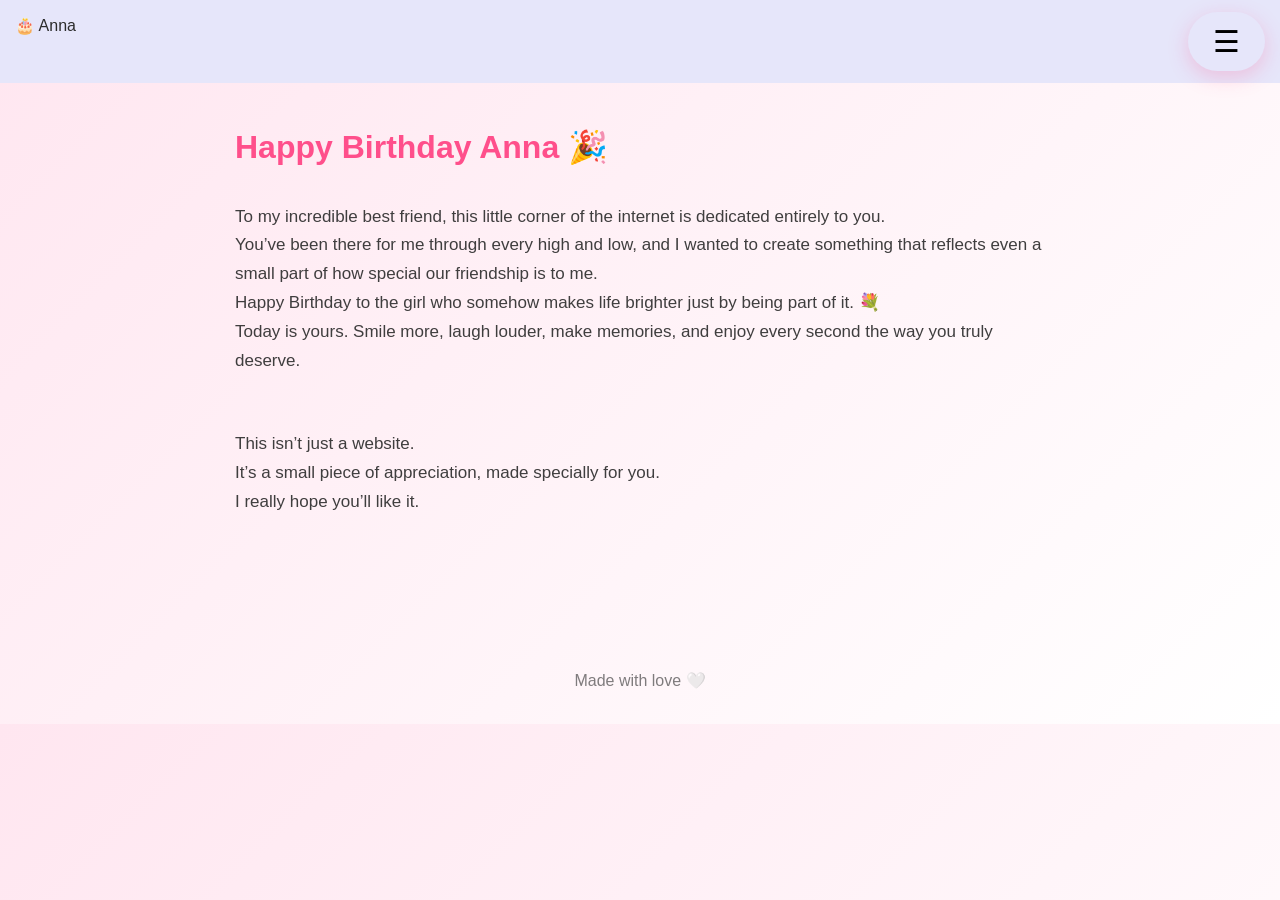
<file: index.html>
<!DOCTYPE html>
<html lang="en">
<head>
<meta charset="UTF-8">
<meta name="viewport" content="width=device-width, initial-scale=1.0">
<title>Happy Birthday Anna 🎂</title>
<link rel="stylesheet" href="css/style.css">
</head>

<body class="page-home">

<header class="topbar">
<div class="logo">🎂 Anna</div>
<button class="menu-btn" id="menuBtn">☰</button>
</header>

<nav class="side-menu" id="sideMenu">
<a href="index.html" class="active">Home</a>
<a href="message.html">Message</a>
<a href="memories.html">Memories</a>
<a href="gallery.html">Gallery</a>
<a href="surprise.html">Something Special</a>
</nav>

<div class="overlay" id="overlay"></div>

<div id="loader"></div>

<main class="container">
<h1 class="type">Happy Birthday Anna 🎉</h1><p>
To my incredible best friend, this little corner of the internet is dedicated entirely to you.
</p><p>
You’ve been there for me through every high and low, and I wanted to create something that reflects even a small part of how special our friendship is to me.
</p><p>
Happy Birthday to the girl who somehow makes life brighter just by being part of it. 💐
</p><p>
Today is yours. Smile more, laugh louder, make memories, and enjoy every second the way you truly deserve.
</p><br><br>

<p>
This isn’t just a website.
</p><p>
It’s a small piece of appreciation, made specially for you.
</p><p>
I really hope you’ll like it.
</p>
</main>

<footer class="footer">Made with love 🤍</footer>

<script src="js/menu.js"></script>
<script src="js/effects.js"></script>
</body>
</html>
</file>
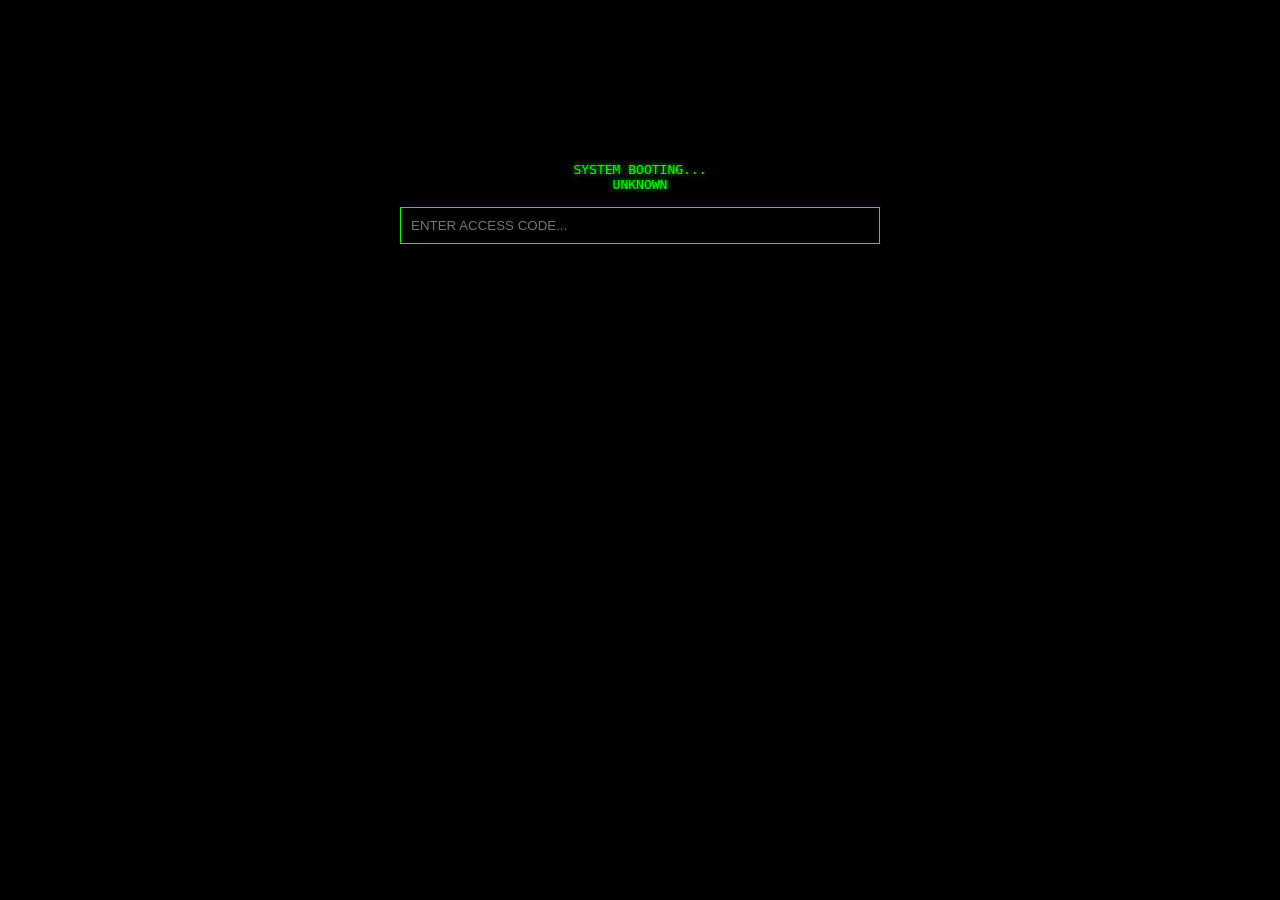
<file: ann.html>
<!DOCTYPE html>
<html>
<head>
<meta charset="UTF-8">
<meta name="viewport" content="width=device-width, initial-scale=1.0">
<title>ANNA_PROTOCOL</title>

<style>
* {
  margin: 0;
  padding: 0;
  box-sizing: border-box;
}

body {
  font-family: monospace;
  background: black;
  color: #00ff00;
  text-shadow: 0 0 5px #00ff00;
}

.container {
  width: 90%;
  max-width: 600px;
  margin: auto;
  text-align: center;
  padding-top: 18vh;
}

/* HIDE SCREENS */
.screen { display: none; }
.active { display: block; }

/* INPUT */
input, button {
  background: black;
  border: 1px solid #00ff00;
  color: #00ff00;
  padding: 10px;
  margin-top: 15px;
  width: 80%;
}

button { cursor: pointer; }

.error {
  border-color: red;
}

/* GLITCH */
.glitch {
  animation: flicker 1.8s infinite;
  margin-bottom: 20px;
}

@keyframes flicker {
  0% { opacity: 1; }
  50% { opacity: 0.3; }
  100% { opacity: 1; }
}

/* FINAL TEXT */
#line {
  min-height: 40px;
  margin-bottom: 25px;
}

#message {
  opacity: 0;
  transition: 2s ease;
}

.fade {
  opacity: 0;
  transition: 1.2s ease;
  margin: 10px 0;
  line-height: 1.5;
}

.strong {
  color: #00ff00;
  text-shadow: 0 0 12px #00ff00;
  font-weight: bold;
}
</style>
</head>

<body>

<div class="container">

  <!-- SCREEN 1 -->
  <div id="screen1" class="screen active">
    <p id="text"></p>
    <input id="code" placeholder="ENTER ACCESS CODE..." />
  </div>

  <!-- SCREEN 2 -->
  <div id="screen2" class="screen">
    <h2>SECURITY NODE</h2>
    <p>Enter identifier</p>

    <input id="answer" placeholder="CODE..." />
    <button onclick="check()">UNLOCK</button>
    <p id="msg"></p>
  </div>

  <!-- SCREEN 3 -->
  <div id="screen3" class="screen">
    <h1 class="glitch">SYSTEM OVERRIDE</h1>
    <p id="line"></p>

    <div id="message">
      <h2>ANNA</h2>

      <p class="fade">You were never just a system entry.</p>
      <p class="fade">You were the exception the system could not classify.</p>
      <p class="fade">You existed in every gap the code couldn’t explain.</p>
      <p class="fade">And somehow… that made everything else irrelevant.</p>
      <p class="fade strong">This system didn’t end. It simply learned your name.</p>
    </div>
  </div>

</div>

<script>
// -------- SCREEN SWITCH --------
function showScreen(n) {
  document.querySelectorAll(".screen").forEach(s => s.classList.remove("active"));
  document.getElementById("screen" + n).classList.add("active");

  if (n === 3) startFinal();
}

// -------- SCREEN 1 --------
const text = document.getElementById("text");
const code = document.getElementById("code");

let msg = "SYSTEM BOOTING...\nUNKNOWN USER DETECTED\nENTER ACCESS CODE";
let i = 0;

function type() {
  if (i < msg.length) {
    text.innerHTML += msg[i] === "\n" ? "<br>" : msg[i];
    i++;
    setTimeout(type, 40);
  }
}
type();

code.addEventListener("keydown", (e) => {
  if (e.key === "Enter") {
    if (code.value.trim().toLowerCase() === "anna") {
      showScreen(2);
    } else {
      code.classList.add("error");
      setTimeout(() => code.classList.remove("error"), 500);
    }
  }
});

// -------- SCREEN 2 --------
function check() {
  const input = document.getElementById("answer");
  const msg = document.getElementById("msg");

  if (input.value.trim().toLowerCase() === "anna") {
    msg.innerText = "ACCESS GRANTED...";
    setTimeout(() => showScreen(3), 800);
  } else {
    msg.innerText = "ACCESS DENIED";
    input.classList.add("error");

    setTimeout(() => {
      input.classList.remove("error");
      msg.innerText = "";
    }, 800);
  }
}

// -------- SCREEN 3 --------
function startFinal() {
  let text = "DECRYPTING FINAL FILE...";
  let i = 0;

  function typeFinal() {
    if (i < text.length) {
      document.getElementById("line").innerHTML += text[i];
      i++;
      setTimeout(typeFinal, 55);
    } else {
      setTimeout(() => {
        document.getElementById("message").style.opacity = "1";
        revealLines();
      }, 900);
    }
  }

  function revealLines() {
    const lines = document.querySelectorAll(".fade");
    let j = 0;

    function showNext() {
      if (j < lines.length) {
        lines[j].style.opacity = "1";
        j++;
        setTimeout(showNext, 900);
      }
    }
    showNext();
  }

  typeFinal();
}
</script>

</body>
</html>
</file>
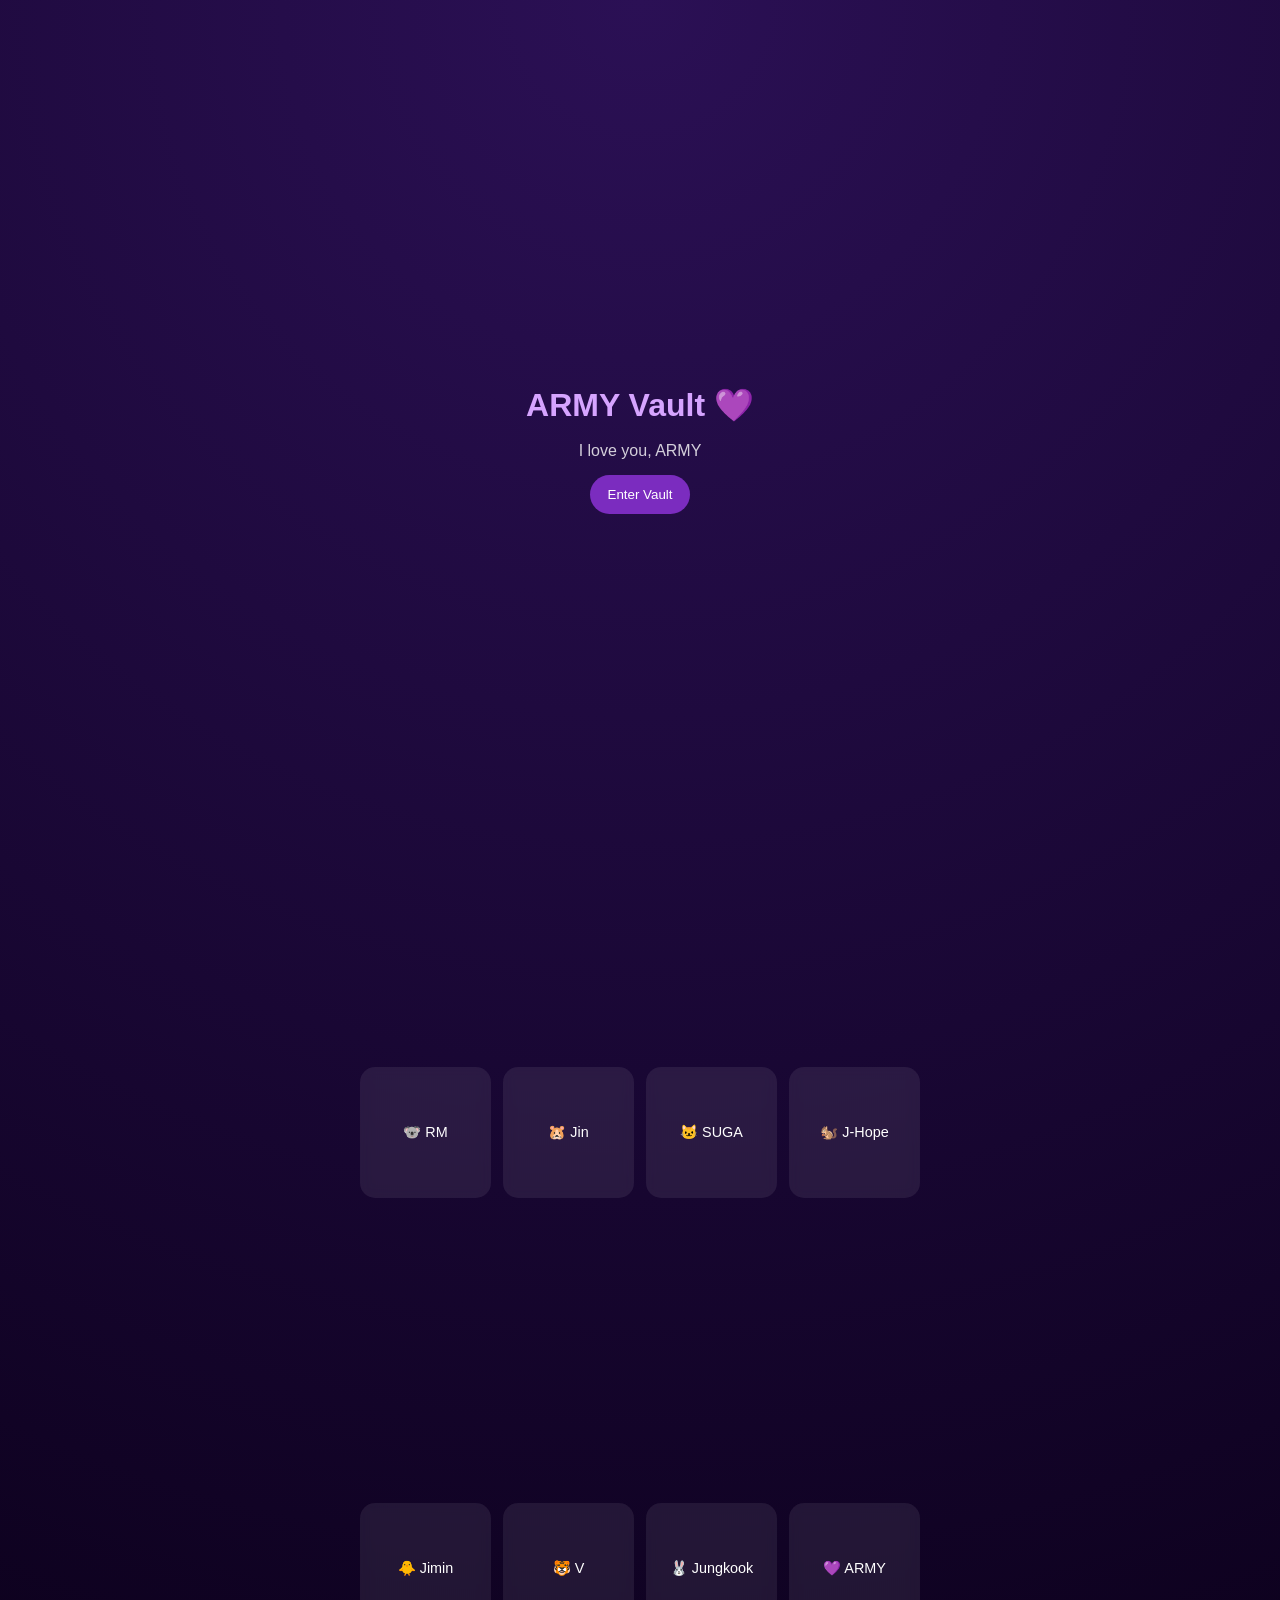
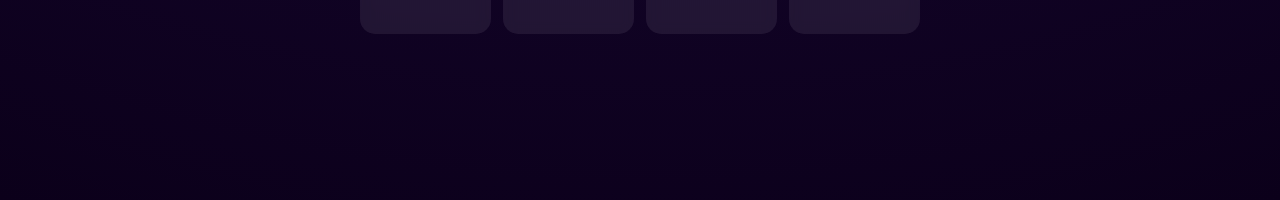
<file: ann3.html>
<!DOCTYPE html>
<html lang="en">
<head>
<meta charset="UTF-8">
<meta name="viewport" content="width=device-width, initial-scale=1.0">
<title>ARMY Memory Vault</title>

<style>
    * {
        margin: 0;
        padding: 0;
        box-sizing: border-box;
        font-family: Arial, sans-serif;
    }

    body {
        margin: 0;
        font-family: Arial, sans-serif;
        background: radial-gradient(circle at top, #2b1055, #0b001a);
        color: white;
        overflow-x: hidden;
    }

    .center {
        height: 100vh;
        display: flex;
        flex-direction: column;
        justify-content: center;
        align-items: center;
        text-align: center;
        padding: 20px;
    }

    h1 {
        color: #d6a4ff;
        font-size: 2rem;
    }

    p {
        opacity: 0.8;
        max-width: 420px;
    }

    button {
        margin-top: 15px;
        padding: 12px 18px;
        border: none;
        border-radius: 25px;
        background: #7b2cbf;
        color: white;
        cursor: pointer;
        transition: 0.3s;
    }

    button:hover {
        background: #9d4edd;
    }

    /* ✅ FIXED GRID SYSTEM */
    .grid {
        display: none;
        width: 100%;
        padding: 20px;
        gap: 12px;
        justify-content: center;
        align-items: center;

        display: grid;
        grid-template-columns: repeat(auto-fit, minmax(120px, 1fr));
        max-width: 600px;
        margin: auto;
    }

    .card {
        width: 100%;
        aspect-ratio: 1 / 1;
        background: rgba(255,255,255,0.08);
        border-radius: 15px;
        display: flex;
        flex-direction: column;
        justify-content: center;
        align-items: center;
        cursor: pointer;
        transition: 0.3s;
        backdrop-filter: blur(6px);
        font-size: 0.9rem;
    }

    .card:hover {
        transform: scale(1.07);
        background: rgba(255,255,255,0.15);
    }

    .screen {
        display: none;
        height: 100vh;
        flex-direction: column;
        justify-content: center;
        align-items: center;
        text-align: center;
        padding: 20px;
    }

    .quote {
        margin-top: 20px;
        max-width: 500px;
        font-size: 1.1rem;
        color: #e0b3ff;
    }

    .tag {
        font-size: 0.9rem;
        opacity: 0.6;
        margin-top: 5px;
    }

    /* 📱 MOBILE FIX */
    @media (max-width: 480px) {
        h1 {
            font-size: 1.5rem;
        }

        .grid {
            grid-template-columns: repeat(2, 1fr);
            gap: 10px;
            padding: 15px;
        }

        .card {
            font-size: 0.8rem;
        }

        p {
            font-size: 0.9rem;
        }
    }

</style>
</head>

<body>

<div class="center" id="home">
    <h1>ARMY Vault 💜</h1>
<br>
    <p>I love you, ARMY
    </p>
    <button onclick="start()">Enter Vault</button>
</div>

<div class="center grid" id="menu">

    <div class="card" onclick="openCard('rm')">🐨 RM</div>
    <div class="card" onclick="openCard('jin')">🐹 Jin</div>
    <div class="card" onclick="openCard('suga')">🐱 SUGA</div>
    <div class="card" onclick="openCard('jhope')">🐿️ J-Hope</div>
    <div class="card" onclick="openCard('jimin')">🐥 Jimin</div>
    <div class="card" onclick="openCard('v')">🐯 V</div>
    <div class="card" onclick="openCard('jk')">🐰 Jungkook</div>
    <div class="card" onclick="openCard('army')">💜 ARMY</div>
</div>

<div class="screen" id="screen">
    <h1 id="title"></h1>
    <div class="quote" id="quote"></div>
    <div class="tag" id="tag"></div>
    <button onclick="back()">Back to Vault</button>
</div>
<script>

const data = {
    rm: {
        title: "RM — Leader Energy",
        quotes: [
            "Even when lost, you are still growing.",
            "You don’t need to be perfect to lead your life.",
            "Silence is also a form of strength."
        ]
    },
    jin: {
        title: "Jin — Comfort Smile",
        quotes: [
            "Eat well, rest well, and survive today.",
            "It’s okay to just exist sometimes.",
            "You are allowed to be soft."
        ]
    },
    suga: {
        title: "SUGA — Quiet Truth",
        quotes: [
            "Pain doesn’t define you, it refines you.",
            "Even silence can be loud inside the heart.",
            "Keep going, even if slowly."
        ]
    },
    jhope: {
        title: "J-Hope — Light Energy",
        quotes: [
            "Hope is not loud, but it is alive.",
            "Your smile is not small, it is powerful.",
            "Even dark days can dance."
        ]
    },
    jimin: {
        title: "Jimin — Warm Heart",
        quotes: [
            "You are enough even when you feel not enough.",
            "Soft hearts survive the hardest storms.",
            "Your feelings are valid."
        ]
    },
    v: {
        title: "V — Deep Soul",
        quotes: [
            "Loneliness is not empty, it is space to breathe.",
            "You are art even when unfinished.",
            "Mystery is also beauty."
        ]
    },
    jk: {
        title: "Jungkook — Growth Energy",
        quotes: [
            "You are still becoming yourself.",
            "Try again. Always try again.",
            "Failure is just training."
        ]
    },
    army: {
        title: "ARMY — Connection",
        quotes: [
            "You are never alone in this universe.",
            "Somewhere, someone feels like you.",
            "ARMY means we exist together."
        ]
    }
};

function start() {
    document.getElementById("home").style.display = "none";
    document.getElementById("menu").style.display = "grid";
}

function openCard(member) {
    let d = data[member];
    let quote = d.quotes[Math.floor(Math.random() * d.quotes.length)];

    document.getElementById("menu").style.display = "none";
    document.getElementById("screen").style.display = "flex";

    document.getElementById("title").innerText = d.title;
    document.getElementById("quote").innerText = quote;
    document.getElementById("tag").innerText = "— BTS × ARMY Vault";
}

function back() {
    document.getElementById("screen").style.display = "none";
    document.getElementById("menu").style.display = "grid";
}

</script>

</body>
</html>
</file>
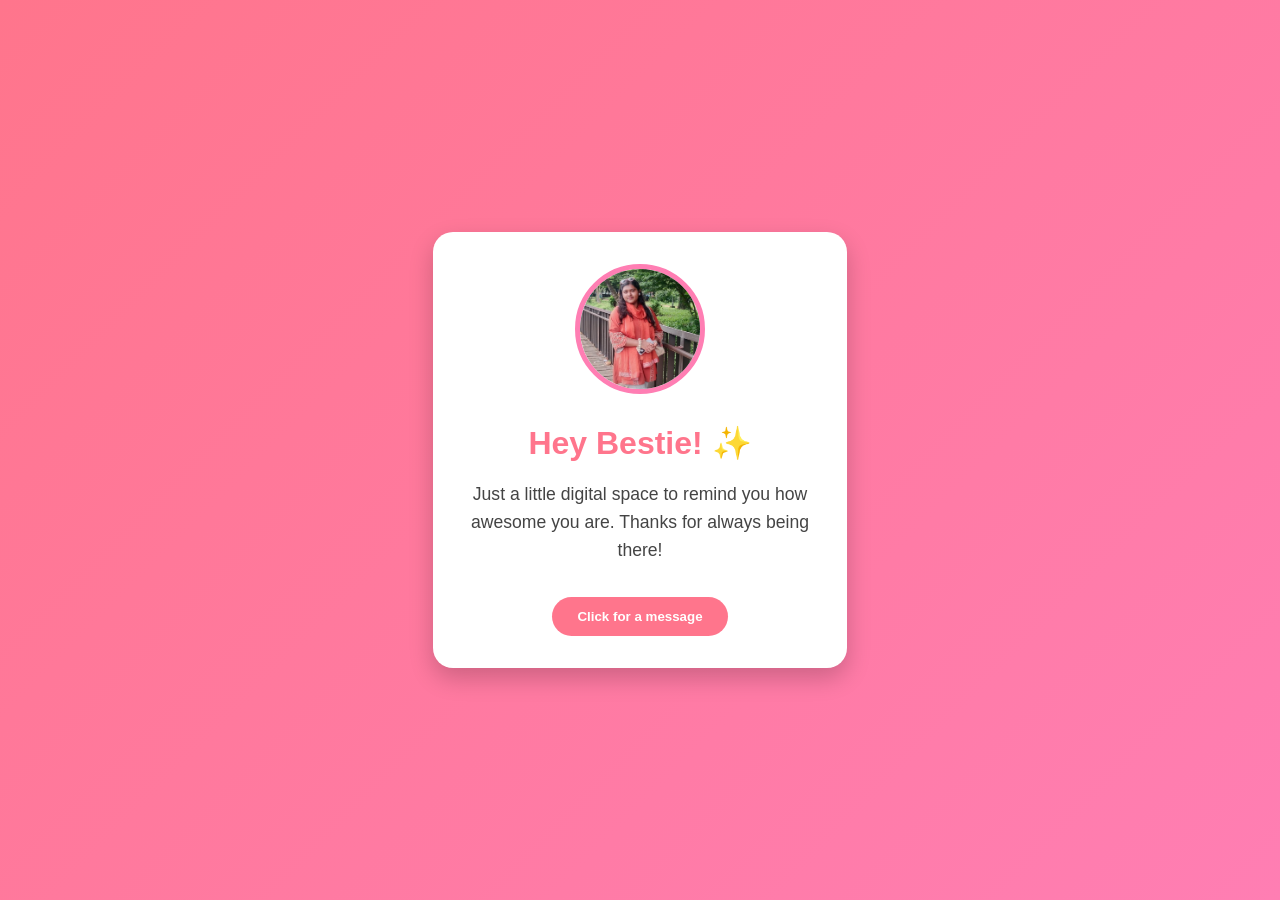
<file: ann4.html>
<!DOCTYPE html>
<html lang="en">
<head>
    <meta charset="UTF-8">
    <meta name="viewport" content="width=device-width, initial-scale=1.0">
    <title>For My Bestie</title>
    <style>
        :root {
            --primary: #ff758c;
            --secondary: #ff7eb3;
            --bg: #f0f2f5;
        }
        body {
            font-family: 'Segoe UI', Tahoma, Geneva, Verdana, sans-serif;
            background: linear-gradient(135deg, var(--primary), var(--secondary));
            display: flex;
            justify-content: center;
            align-items: center;
            min-height: 100vh;
            margin: 0;
            color: #444;
        }
        .card {
            background: white;
            padding: 2rem;
            border-radius: 20px;
            box-shadow: 0 10px 25px rgba(0,0,0,0.2);
            text-align: center;
            max-width: 350px;
            width: 90%;
        }
        .profile-img {
            width: 120px;
            height: 120px;
            border-radius: 50%;
            border: 5px solid var(--secondary);
            object-fit: cover;
            margin-bottom: 1rem;
        }
        h1 { margin: 10px 0; color: var(--primary); }
        p { line-height: 1.6; font-size: 1.1rem; }
        .btn {
            background: var(--primary);;
            color: white;
            border: none;
            padding: 12px 25px;
            border-radius: 25px;
            cursor: pointer;
            font-weight: bold;
            transition: transform 0.2s;
            margin-top: 15px;
        }
        .btn:hover { transform: scale(1.05);	   	background: lavender;
 }
        #message { display: none; margin-top: 20px; font-style: italic; color: #666; }
    </style>
</head>
<body>

    <div class="card">
        <img src="assets/pic/ann4.jpg" alt="Bestie" class="profile-img">
        <h1>Hey Bestie! ✨</h1>
        <p>Just a little digital space to remind you how awesome you are. Thanks for always being there!</p>
        
        <button class="btn" onclick="revealSecret()">Click for a message</button>
        <div id="message">"You're the person I can always count on. Let's make more memories! 💜"</div>
    </div>
    <script>
        function revealSecret() {
            const msg = document.getElementById('message');
            msg.style.display = 'block';
            alert("🎉 You are officially the best friend ever!");
        }
    </script>
</body>
</html>
</file>
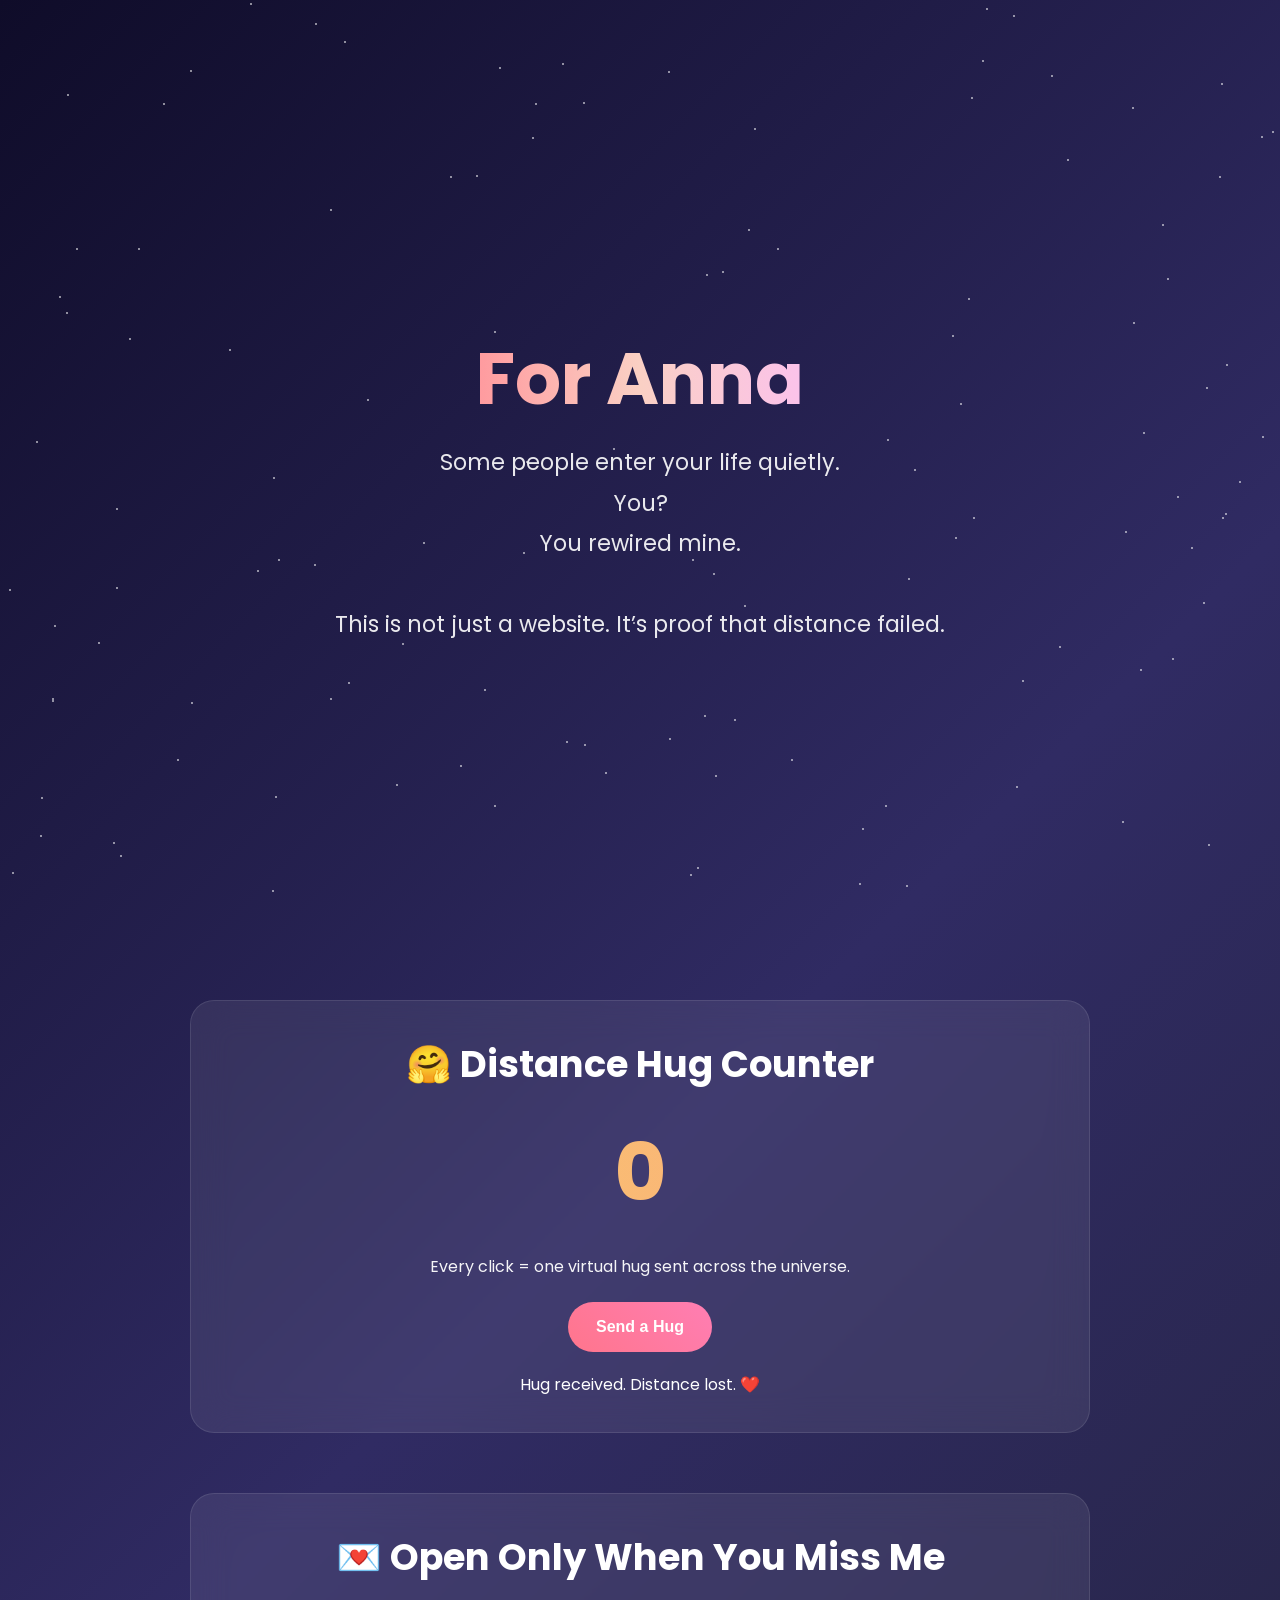
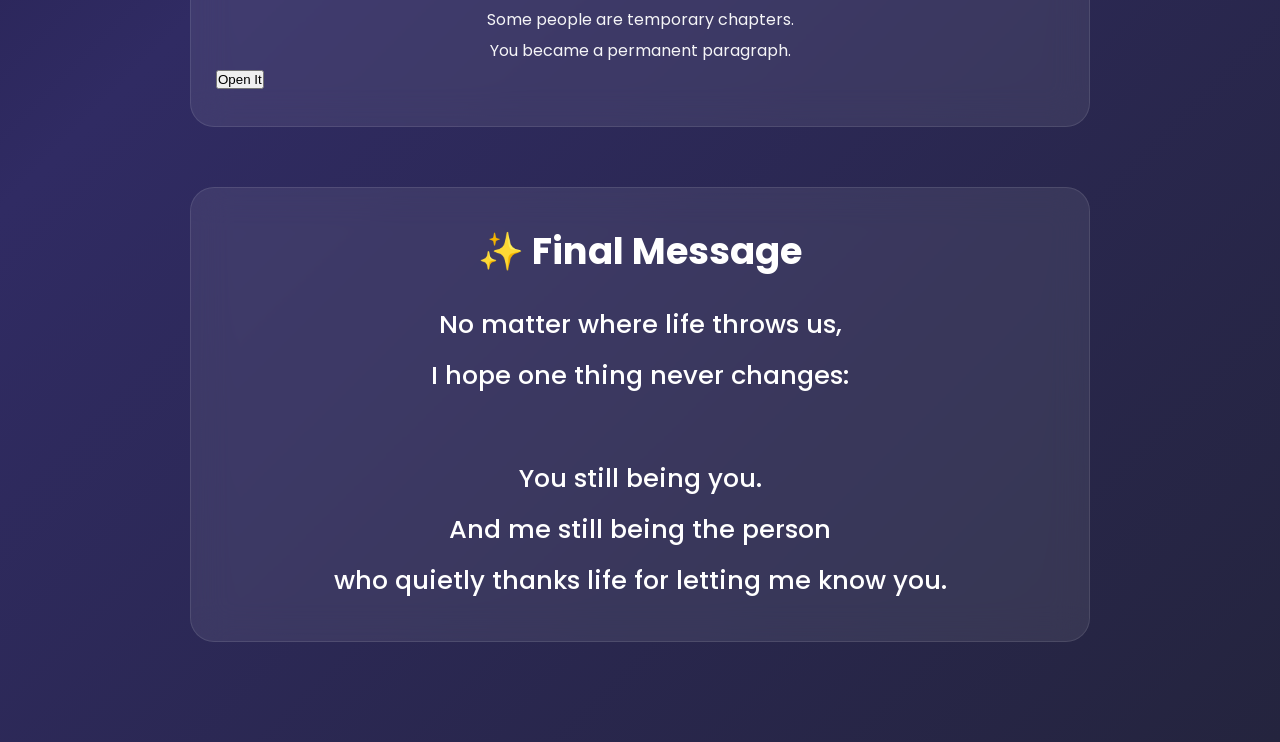
<file: ann6.html>
<!DOCTYPE html>
<html lang="en">
<head>
<meta charset="UTF-8">
<meta name="viewport" content="width=device-width, initial-scale=1.0">
<title>For Anna ✨</title>

<link href="https://fonts.googleapis.com/css2?family=Poppins:wght@300;400;500;600;700&display=swap" rel="stylesheet">

<style>
*{
    margin:0;
    padding:0;
    box-sizing:border-box;
}

body{
    font-family:'Poppins',sans-serif;
    background:linear-gradient(135deg,#0f0c29,#302b63,#24243e);
    color:white;
    overflow-x:hidden;
    min-height:100vh;
}

.stars{
    position:fixed;
    width:100%;
    height:100%;
    top:0;
    left:0;
    z-index:-1;
    pointer-events:none;
}

.star{
    position:absolute;
    width:2px;
    height:2px;
    background:white;
    border-radius:50%;
    opacity:0.7;
    animation:twinkle 2s infinite ease-in-out;
}

@keyframes twinkle{
    0%,100%{
        opacity:0.2;
        transform:scale(1);
    }
    50%{
        opacity:1;
        transform:scale(1.8);
    }
}

.container{
    width:90%;
    max-width:900px;
    margin:auto;
    padding:40px 0;
}

.hero{
    min-height:100vh;
    display:flex;
    flex-direction:column;
    justify-content:center;
    align-items:center;
    text-align:center;
    padding:20px;
}

.hero h1{
    font-size:clamp(2rem,6vw,4.5rem);
    line-height:1.2;
    margin-bottom:20px;
    background:linear-gradient(to right,#ff9a9e,#fad0c4,#fbc2eb);
    -webkit-background-clip:text;
    -webkit-text-fill-color:transparent;
}

.hero p{
    font-size:clamp(1rem,2.5vw,1.4rem);
    max-width:700px;
    opacity:0.9;
    line-height:1.8;
}

.section{
    margin:60px 0;
    padding:35px 25px;
    background:rgba(255,255,255,0.08);
    border:1px solid rgba(255,255,255,0.1);
    border-radius:24px;
    backdrop-filter:blur(18px);
}

.section h2{
    font-size:clamp(1.5rem,4vw,2.3rem);
    margin-bottom:20px;
    text-align:center;
}

.section p{
    font-size:1rem;
    line-height:1.9;
    text-align:center;
    opacity:0.95;
}

.hug-count{
    font-size:clamp(3rem,8vw,5rem);
    font-weight:700;
    text-align:center;
    margin:20px 0;
    background:linear-gradient(to right,#f6d365,#fda085);
    -webkit-background-clip:text;
    -webkit-text-fill-color:transparent;
}

.btn{
    display:block;
    margin:20px auto 0;
    padding:16px 28px;
    border:none;
    border-radius:50px;
    background:linear-gradient(45deg,#ff758c,#ff7eb3);
    color:white;
    font-size:1rem;
    font-weight:600;
    cursor:pointer;
    transition:0.3s;
}

.btn:hover{
    transform:translateY(-3px);}

.message{
    margin-top:20px;
    text-align:center;
    font-size:1rem;
}

.question{
    font-size:1.1rem;
    text-align:center;
    margin-bottom:20px;
}

.options{
    display:flex;
    flex-wrap:wrap;
    gap:12px;
    justify-content:center;
}

.option{
    padding:14px 20px;
    background:rgba(255,255,255,0.12);
    border-radius:40px;
    cursor:pointer;
    transition:0.3s;
    text-align:center;
}

.option:hover{
    background:rgba(255,255,255,0.2);
    transform:scale(1.03);
}

.final-message{
    font-size:clamp(1.2rem,3vw,1.6rem);
    text-align:center;
    line-height:2;
    font-weight:500;
}

.secret{
    margin-top:20px;
    display:none;
    text-align:center;
    font-size:1rem;
    line-height:1.8;
}

@media(max-width:768px){
    .section{
        padding:28px 18px;
    }

    .btn{
        width:100%;
        max-width:300px;
    }

    .option{
        width:100%;
    }
   .btn1{
    display:block;
    margin:20px auto 0;
    padding:16px 28px;
    border:none;
    border-radius:50px;
    background:linear-gradient(45deg,#ff758c,#ff7eb3);
    color:white;
    font-size:1rem;
    font-weight:600;
    cursor:pointer;
    transition:0.3s;
}

.btn1:hover{
    transform:translateY(-3px);
	background: lavender;}
}
</style>
</head>
<body>

<div class="stars" id="stars"></div>

<div class="container">

    <section class="hero">
        <h1>For Anna</h1>
        <p>
            Some people enter your life quietly.<br>
            You?<br>
            You rewired mine.
            <br><br>
            This is not just a website.
            It’s proof that distance failed.
        </p>
    </section>

    <section class="section">
        <h2>🤗 Distance Hug Counter</h2>
        <div class="hug-count" id="hugCount">0</div>
        <p>Every click = one virtual hug sent across the universe.</p>
        <button class="btn" onclick="sendHug()">Send a Hug</button>
        <div class="message" id="hugMessage"></div>
    </section>

    <section class="section">
        <h2>💌 Open Only When You Miss Me</h2>
        <p>
            Some people are temporary chapters.<br>
            You became a permanent paragraph.
        </p>
        <button class="btn1" onclick="revealSecret()">Open It</button>

        <div class="secret" id="secretMessage">
            You were never just a friend.<br><br>

            You became a place my mind returns to  
            when life gets loud.<br><br>

            The truth?<br>
            I don't always say it.<br>
            But your existence matters to me more than I show.<br><br>

            And if distance is a test—<br>
            we're passing it beautifully.
        </div>
    </section>

    <section class="section">
        <h2>✨ Final Message</h2>
        <div class="final-message">
            No matter where life throws us,<br>
            I hope one thing never changes:<br><br>

            You still being you.<br>
            And me still being the person<br>
            who quietly thanks life for letting me know you.
        </div>
    </section>

</div>
<script>
function createStars(){
    const stars = document.getElementById("stars");

    for(let i=0;i<120;i++){
        let star = document.createElement("div");
        star.classList.add("star");

        star.style.left = Math.random()*100 + "%";
        star.style.top = Math.random()*100 + "%";
        star.style.animationDelay = Math.random()*3 + "s";

        stars.appendChild(star);
    }
}
createStars();

let hugs = localStorage.getItem("anna_hugs")
    ? parseInt(localStorage.getItem("anna_hugs"))
    : 0;

const hugCount = document.getElementById("hugCount");
const hugMessage = document.getElementById("hugMessage");

function updateHugs(){
    hugCount.textContent = hugs;

    const messages = [
        "Hug received. Distance lost. ❤️",
        "That one felt real. 🤍",
        "One more reason to smile today.",
        "Bestie energy detected ✨",
        "You're dangerously important to me."
    ];

    hugMessage.textContent = messages[hugs % messages.length];
    localStorage.setItem("anna_hugs", hugs);
}

function sendHug(){
    hugs++;
    updateHugs();
}
updateHugs();

const questions = [
{
q:"When life gets too loud, what do I usually do?",
options:["Disappear quietly","Talk too much","Pretend I'm fine"],
answer: "Disappear quietly"
},
{
q:"What matters more to me?",
options:["Being understood","Being impressive","Being right"],
answer:0
},
{
q:"What makes someone permanent?",
options:["Consistency","Pretty words","Random luck"],
answer:0
}
];

let current = 0;
let score = 0;

const quizArea = document.getElementById("quizArea");

function showQuestion(){
    if(current >= questions.length){
        quizArea.innerHTML = `
            <p style="text-align:center; font-size:1.2rem;">
                Score: ${score}/3 <br><br>
                Honestly... you know me too well.
            </p>
        `;
        return;
    }

    let q = questions[current];

    quizArea.innerHTML = `
        <div class="question">${q.q}</div>
        <div class="options">
            ${q.options.map((opt,i)=>
                `<div class="option" onclick="answer(${i})">${opt}</div>`
            ).join("")}
        </div>
    `;
}

function answer(selected){
    if(selected === questions[current].answer){
        score++;
    }

    current++;
    showQuestion();
}

showQuestion();

function revealSecret(){
    document.getElementById("secretMessage").style.display = "block";
}
</script>

</body>
</html>
</file>
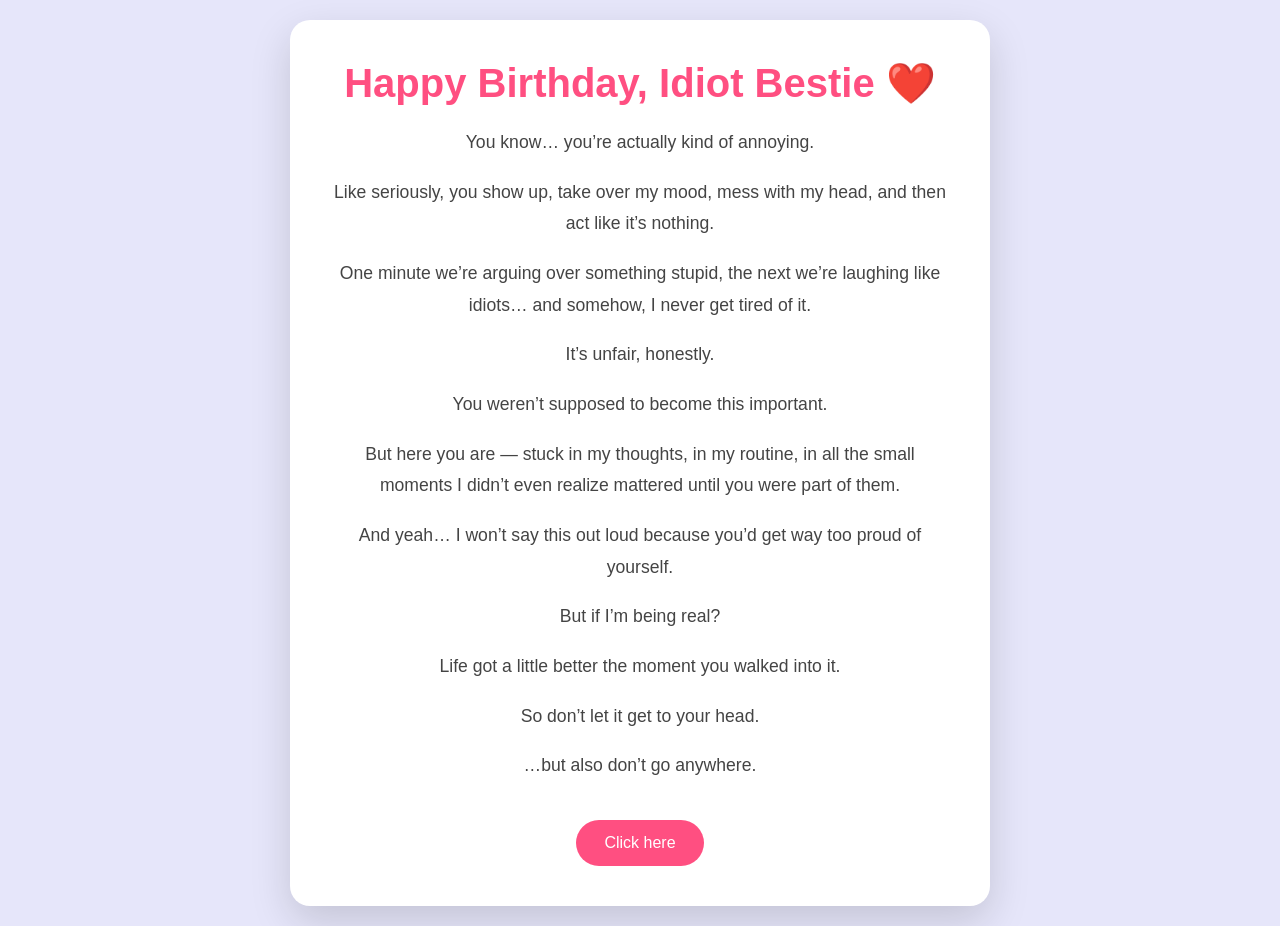
<file: btd2.html>
<!DOCTYPE html>
<html lang="en">
<head>
<meta charset="UTF-8">
<meta name="viewport" content="width=device-width, initial-scale=1.0">
<title>Happy Birthday, Bestie ❤️</title>
<style>
    * {
        margin: 0;
        padding: 0;
        box-sizing: border-box;
        font-family: 'Arial', sans-serif;
    }

    body {
        background: lavender;
        min-height: 100vh;
        display: flex;
        justify-content: center;
        align-items: center;
        padding: 20px;
    }

    .card {
        background: white;
        max-width: 700px;
        padding: 40px;
        border-radius: 20px;
        box-shadow: 0 15px 40px rgba(0,0,0,0.15);
        text-align: center;
    }

    h1 {
        color: #ff4f81;
        font-size: 2.5rem;
        margin-bottom: 20px;
    }

    p {
        font-size: 1.1rem;
        color: #444;
        line-height: 1.8;
        margin-bottom: 18px;
    }

    .heart {
        font-size: 2rem;
        color: red;
        animation: beat 1s infinite;
    }

    @keyframes beat {
        0% { transform: scale(1); }
        50% { transform: scale(1.2); }
        100% { transform: scale(1); }
    }

    button {
        margin-top: 20px;
        background: #ff4f81;
        color: white;
        border: none;
        padding: 14px 28px;
        border-radius: 30px;
        font-size: 1rem;
        cursor: pointer;
        transition: 0.3s;
    }

    button:hover {
        background: lavender;
    }

    #secretMessage {
        display: none;
        margin-top: 25px;
        font-weight: bold;
        color: #d6336c;
        font-size: 1.2rem;
    }
</style>
</head>
<body>

<div class="card">
    <h1>Happy Birthday, Idiot Bestie ❤️</h1>
<p>You know… you’re actually kind of annoying.</p>

<p>Like seriously, you show up, take over my mood, mess with my head, and then act like it’s nothing.</p>

<p>One minute we’re arguing over something stupid, the next we’re laughing like idiots… and somehow, I never get tired of it.</p>

<p>It’s unfair, honestly.</p>

<p>You weren’t supposed to become this important.</p>

<p>But here you are — stuck in my thoughts, in my routine, in all the small moments I didn’t even realize mattered until you were part of them.</p>

<p>And yeah… I won’t say this out loud because you’d get way too proud of yourself.</p>

<p>But if I’m being real?</p>

<p>Life got a little better the moment you walked into it.</p>

<p>So don’t let it get to your head.</p>

<p>…but also don’t go anywhere.</p>
    <button onclick="showMessage()">Click here</button>

    <div id="secretMessage">
        No matter what happens, our bond will always stay special.  
        Happy Birthday to my favorite human ❤️
    </div>
</div>

<script>
function showMessage() {
    document.getElementById("secretMessage").style.display = "block";
}
</script>
</body>
</html>
</file>
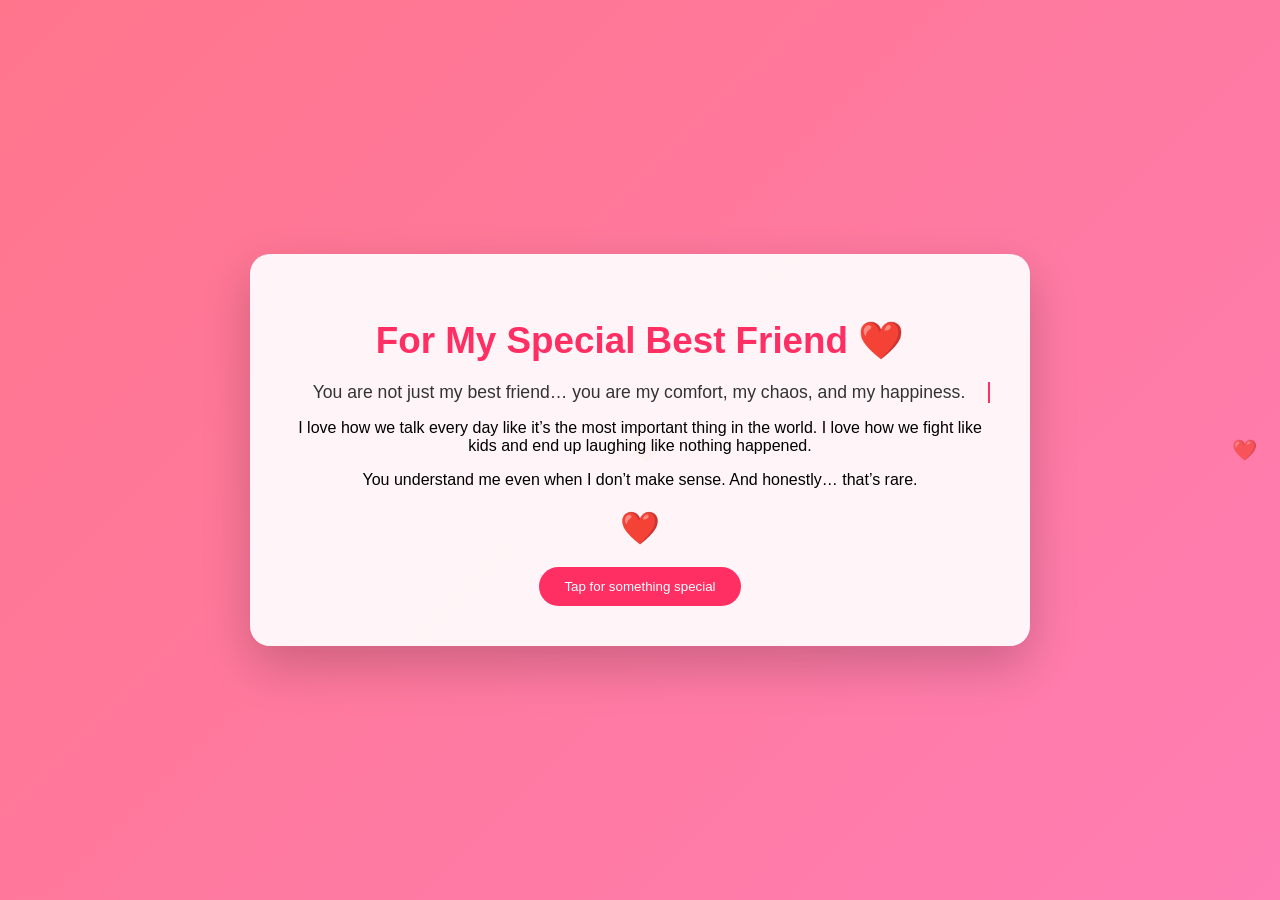
<file: btd4.html>
<!DOCTYPE html>
<html lang="en">
<head>
<meta charset="UTF-8">
<title>For My Special Best Friend ❤️</title>
<style>
    body {
        margin: 0;
        font-family: 'Arial', sans-serif;
        background: linear-gradient(135deg, #ff758c, #ff7eb3);
        overflow: hidden;
        height: 100vh;
        display: flex;
        justify-content: center;
        align-items: center;
    }

    .card {
        background: rgba(255,255,255,0.92);
        padding: 40px;
        border-radius: 20px;
        max-width: 700px;
        text-align: center;
        box-shadow: 0 20px 50px rgba(0,0,0,0.2);
        position: relative;
        z-index: 2;
    }

    h1 {
        color: #ff2e63;
        margin-bottom: 20px;
        font-size: 2.3rem;
    }

    .typewriter {
        overflow: hidden;
        border-right: .15em solid #ff2e63;
        white-space: nowrap;
        animation: typing 6s steps(60, end), blink .8s infinite;
        font-size: 1.1rem;
        color: #333;
        margin: 10px 0;
    }

    @keyframes typing {
        from { width: 0 }
        to { width: 100% }
    }

    @keyframes blink {
        50% { border-color: transparent }
    }

    .heart {
        font-size: 2rem;
        animation: beat 1s infinite;
        color: red;
        margin-top: 20px;
    }

    @keyframes beat {
        0% { transform: scale(1); }
        50% { transform: scale(1.3); }
        100% { transform: scale(1); }
    }

    /* floating hearts */
    .heart-float {
        position: absolute;
        color: rgba(255,255,255,0.7);
        animation: floatUp 6s linear infinite;
        font-size: 20px;
    }

    @keyframes floatUp {
        0% { transform: translateY(100vh) scale(1); opacity: 1; }
        100% { transform: translateY(-10vh) scale(1.5); opacity: 0; }
    }

    button {
        margin-top: 20px;
        padding: 12px 25px;
        border: none;
        background: #ff2e63;
        color: white;
        border-radius: 25px;
        cursor: pointer;
        transition: 0.3s;
    }

    button:hover {
        background: white;
        color: lavender;
    }

    #msg {
        display: none;
        margin-top: 20px;
        font-weight: bold;
        color: #d81b60;
    }
</style>
</head>

<body>

<div class="card">
    <h1>For My Special Best Friend ❤️</h1>

    <div class="typewriter">
        You are not just my best friend… you are my comfort, my chaos, and my happiness.
    </div>

    <p>
        I love how we talk every day like it’s the most important thing in the world.
        I love how we fight like kids and end up laughing like nothing happened.
    </p>

    <p>
        You understand me even when I don’t make sense.
        And honestly… that’s rare.
    </p>

    <div class="heart">❤️</div>

    <button onclick="show()">Tap for something special</button>

    <div id="msg">
        If I could choose again, I would still choose you as my best friend. Always. ❤️
    </div>
</div>

<script>
function show() {
    document.getElementById("msg").style.display = "block";
}

// floating hearts generator
setInterval(() => {
    let heart = document.createElement("div");
    heart.className = "heart-float";
    heart.innerHTML = "❤️";
    heart.style.left = Math.random() * 100 + "vw";
    heart.style.fontSize = Math.random() * 20 + 10 + "px";
    document.body.appendChild(heart);

    setTimeout(() => {
        heart.remove();
    }, 6000);
}, 500);
</script>

</body>
</html>
</file>
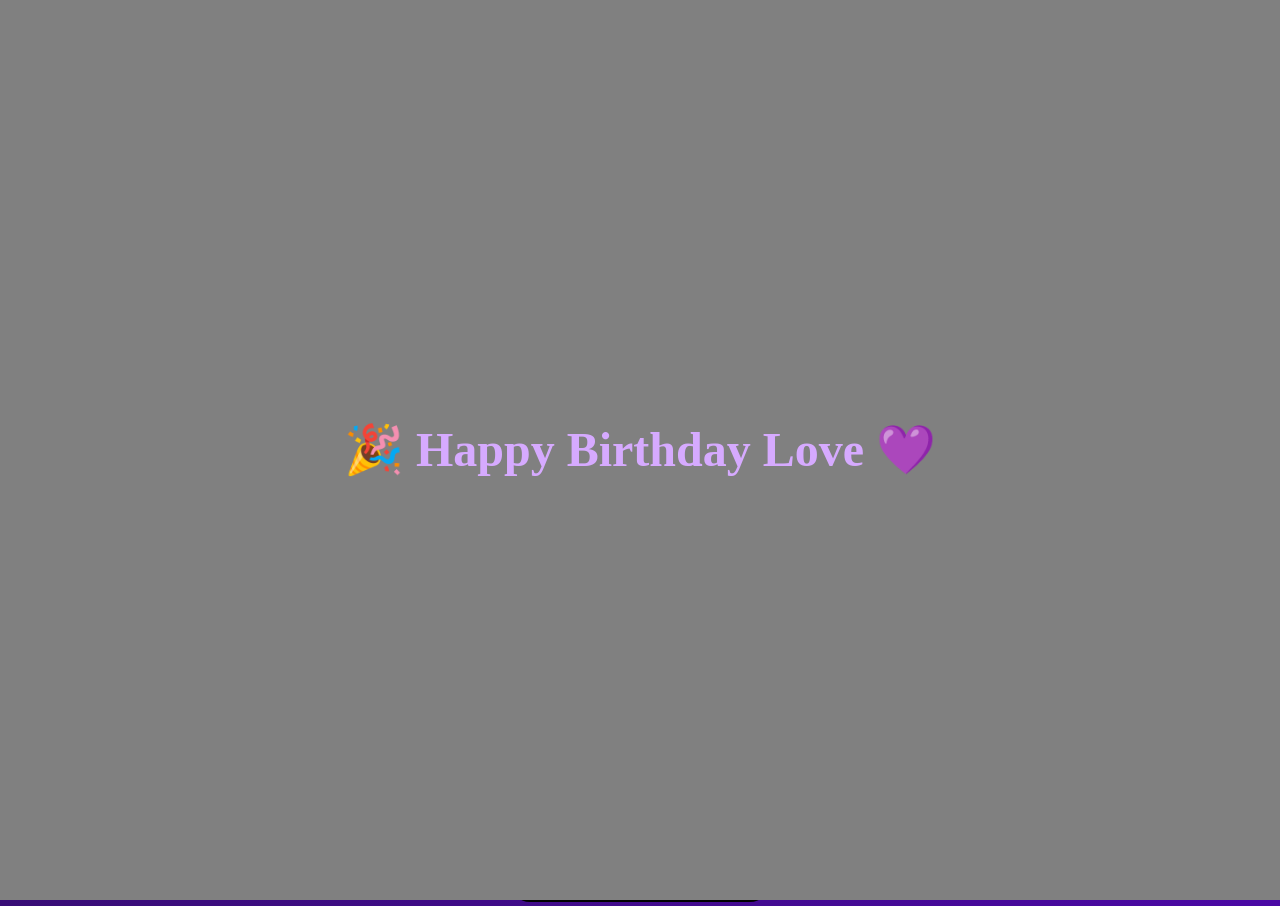
<file: new.html>
<!DOCTYPE html>
<html lang="en">
<head>
<meta charset="UTF-8">
<meta name="viewport" content="width=device-width, initial-scale=1.0">
<title>Happy Birthday ANNA💜</title>

<style>
/* --------------------- */
/* ANIMATED BACKGROUND */
/* --------------------- */
body {
    margin: 0;
    padding: 0;
    font-family: "Poppins", serif;

    background: linear-gradient(135deg, #2b1055, #6a00f4, #c77dff);
    background-size: 400% 400%;
    animation: bgMove 12s infinite ease-in-out;

    color: white;
    overflow-x: hidden;
}

@keyframes bgMove {
    0% { background-position: 0% 50%; }
    50% { background-position: 100% 50%; }
    100% { background-position: 0% 50%; }
}

/* INTRO */
.intro-screen {
    position: fixed;
    width: 100%;
    height: 100%;
    background: grey;
    display: flex;
    justify-content: center;
    align-items: center;
    z-index: 10000;
    opacity: 1;
    transition: opacity 1s ease;
}

.intro-screen.hidden {
    opacity: 0;
    pointer-events: none;
}

.intro-text {
    font-size: 3rem;
    color: #d6aaff;
    animation: introGlow 2s infinite alternate;
}

@keyframes introGlow {
    from { text-shadow: 0 0 10px #bb77ff; }
    to { text-shadow: 0 0 25px #e0afff; }
}

/* CONTAINER */
.container {
    text-align: center;
    padding-top: 60px;
}

/* BTS LOGO */
.bts-logo img {
    width: 90px;
    filter: drop-shadow(0 0 20px #d6aaff);
    animation: logoFloat 4s infinite ease-in-out;
}

@keyframes logoFloat {
    0% { transform: translateY(0); }
    50% { transform: translateY(-10px); }
    100% { transform: translateY(0); }
}

/* TITLES */
.title {
    font-size: 2.5rem;
    color: #e6c9ff;
    animation: glow 2s infinite alternate;
}

@keyframes glow {
    from { text-shadow: 0 0 12px #c77dff; }
    to { text-shadow: 0 0 25px #e8baff; }
}

.subtitle {
    opacity: 0.85;
}

/* ICONS */
.icons {
    margin-top: 25px;
    display: flex;
    justify-content: center;
    gap: 20px;
}

.icon-btn {
    font-size: 2rem;
    background: rgba(255, 255, 255, 0.15);
    border: none;
    padding: 18px;
    border-radius: 15px;
    cursor: pointer;
    transition: .3s;
}

.icon-btn:hover {
    transform: scale(1.2);
}

/* WISH BOX */
.wish-box {
    margin-top: 40px;
    padding: 20px;
    background: rgba(255,255,255,0.15);
    border-radius: 12px;
    width: 80%;
    max-width: 500px;
    margin: auto;
    min-height: 120px;
    opacity: 0;
    transform: translateY(20px);
    transition: 0.5s;
}

.wish-box.show {
    opacity: 1;
    transform: translateY(0);
}

/* SLIDESHOW */
.slideshow img {
    width: 260px;
    height: 260px;
    border-radius: 20px;
    margin-top: 40px;
}
</style>
</head>

<body>

<audio id="bg-music" loop>
    <source src="assets/music/still_with_you.mp3" type="audio/mpeg">
</audio>

<div id="intro" class="intro-screen">
    <h1 class="intro-text">🎉 Happy Birthday Love 💜</h1>
</div>

<div class="container">

    <div class="bts-logo">
        <img src="assets/pic/bts.png">
    </div>

    <h1 class="title">Happy Birthday Cutie 💜</h1>
    <p class="subtitle">Tap any icon</p>

    <div class="icons">
        <button class="icon-btn" onclick="showWish(1)">💜</button>
        <button class="icon-btn" onclick="showWish(2)">🎶</button>
        <button class="icon-btn" onclick="showWish(3)">✨</button>
    </div>

    <div class="wish-box" id="wishBox">
        <p id="wishText"></p>
    </div>

    <div class="slideshow">
        <img id="memberSlide" src="assets/pic/bts2.jpg">
    </div>

</div>

<script>
/* MUSIC FIX */
const music = document.getElementById("bg-music");
document.body.addEventListener("click", () => {
    music.play().catch(()=>{});
}, { once: true });

/* INTRO + SLIDESHOW (MERGED PROPERLY) */
window.addEventListener("load", () => {

    // intro fade
    const intro = document.getElementById("intro");
    setTimeout(() => {
        intro.classList.add("hidden");
        setTimeout(() => intro.style.display = "none", 1000);
    }, 2200);

    // start slideshow
    startSlideshow();
});

/* WISHES */
const wishes = {
    1: "Happy Birthday, Anna 💜 You make the world softer just by being in it.",
    2: "Another year, another glow. May this year treat you with kindness and joy.",
    3: "You deserve love, peace and success. And remember I’m always here for you."
};

let typingTimeout;

function typeEffect(text, id) {
    const el = document.getElementById(id);
    el.innerHTML = "";
    let i = 0;

    if (typingTimeout) clearTimeout(typingTimeout);

    function type() {
        if (i < text.length) {
            el.innerHTML += text.charAt(i++);
            typingTimeout = setTimeout(type, 40);
        }
    }
    type();
}

function showWish(n) {
    document.getElementById("wishBox").classList.add("show");
    typeEffect(wishes[n], "wishText");
}

/* SLIDESHOW */
const images = [
    "assets/pic/bts2.jpg",
    "assets/pic/rm.jpg",
    "assets/pic/jin.jpg",
    "assets/pic/suga.jpg",
    "assets/pic/jimin.jpg",
    "assets/pic/hobi.jpg",
    "assets/pic/v.jpg",
    "assets/pic/jk.jpg"
];

let i = 0;

function startSlideshow() {
    const img = document.getElementById("memberSlide");
    img.src = images[i];
    i = (i + 1) % images.length;
    setTimeout(startSlideshow, 3000);
}
</script>

</body>
</html>
</file>
<file: css/style.css>
*{
    margin:0;
    padding:0;
    box-sizing:border-box;
}

body{
    font-family: "Segoe UI", Arial, sans-serif;
    overflow-x:hidden;
    background:#fff;
    color:#2b2b2b;
    line-height:1.7;
}

/* ---------------- BACKGROUND FEEL ---------------- */

body.page-home{
    background: linear-gradient(135deg,#ffe6f0,#ffffff);
}

body.page-message{
    background: linear-gradient(135deg,#fff0f5,#fffafc);
}

body.page-memories{
    background: linear-gradient(135deg,#eef3ff,#ffffff);
}

body.page-gallery{
    background:#fff;
}

body.page-surprise{
    background:black;
    color:beige;
}

/* ---------------- TOPBAR ---------------- */

.topbar{
    position:fixed;
    top:0;
    width:100%;
    display:flex;
    justify-content:space-between;
    padding:12px 15px;
    background:lavender;
    backdrop-filter:blur(10px);
    z-index:1000;
}

.menu-btn {
    font-size: 30px;
    background: none;
    border: none;
    cursor: pointer;
    color: black;
    z-index: 1002;
}

/* ---------------- CONTAINER ---------------- */

.container{
    max-width:850px;
    margin:100px auto;
    padding:20px;
    animation:fadeUp .8s ease;}

@keyframes fadeUp{
    from{opacity:0;transform:translateY(10px);}
    to{opacity:1;transform:translateY(0);}
}

/* ---------------- TEXT FEEL ---------------- */

h1{
    color:#ff4f8b;
    margin-bottom:20px;
}

p{
    font-size:17px;
    opacity:.9;
}

/* ---------------- MEMORY STYLE ---------------- */

.memories li{
    margin:15px 0;
    padding:12px;
    border-left:3px solid #ff4f8b;
    background:rgba(255,79,139,0.05);
    border-radius:8px;
}

/* ---------------- BUTTON ---------------- */

button{
    padding:12px 25px;
    border:none;
    border-radius:30px;
    cursor:pointer;
    background:beige;
    color:black;
    box-shadow:0 6px 20px rgba(255,79,139,0.25);
    transition:.5s;
}

button:hover{
    transform:scale(1.05);
}

/* ---------------- SECRET REVEAL ---------------- */

.hidden{
    opacity:0;
    transform:translateY(10px);
    transition:.6s ease;
}

.hidden.show{
    opacity:1;
    transform:translateY(0);
}

/* ---------------- GALLERY ---------------- */

}

.grid{
    display:grid;
    grid-template-columns:repeat(auto-fit,minmax(150px,1fr));
    gap:10px;
}

img{
    width:100%;
    border-radius:10px;
    transition:.3s;
}

img:hover{
    transform:scale(1.03);
}

video {
    width: 100%;
    height: auto;
    object-fit: cover;
}
/* ---------------- MENU ---------------- */

.side-menu{
    position:fixed;
    left:-260px;
    top:0;
    width:260px;
    height:100%;
    background:lavender;
    padding-top:60px;
    transition:.3s;
    z-index:1001;
}

.side-menu a{
    display:block;
    padding:15px;
    color:black;
    text-decoration:none;
}

.side-menu a.active{
    background:pink;
}

.side-menu.active{
    left:0;
}

.overlay{
    position:fixed;
    inset:0;
    background:rgba(0,0,0,0.4);
    opacity:0;
    pointer-events:none;
    transition:.3s;
    z-index: 1000;
}

.overlay.active{
    opacity:1;
    pointer-events:auto;
}

/* HARD LOCK SCROLL (REAL FIX) */
body.menu-open{
    position:fixed;
    width:100%;
    overflow:hidden;
}

/* STOP SELECTION PROPERLY */
body.menu-open *{
    -webkit-user-select:none !important;
    user-select:none !important;
    -webkit-touch-callout:none !important;
}
/* ---------------- FOOTER ---------------- */

.footer{
    text-align:center;
    padding:30px;
    opacity:.6;
}

/* ---------------- EMOTIONAL TYPE EFFECT ---------------- */

.type {
    display: inline-block;
    overflow: hidden;
    white-space: nowrap;
    border-right: 2px solid #ff4f8b;
    width: 0;
    max-width: 100%;
    animation:
        typing 2.5s steps(30, end) forwards,
        blinkCursor 0.7s step-end 4,
        removeCursor 0s forwards;
    animation-delay: 0s, 0s, 3s;
}

@keyframes typing {
    from {
        width: 0;
    }
    to {
        width: 100%;
    }
}

@keyframes blinkCursor {
    50% {
        border-color: transparent;
    }
}

@keyframes removeCursor {
    to {
        border-right: none;
    }
}

@media (max-width: 768px) {
    .type {
        white-space: normal;
        width: auto;
        border-right: none;
        animation: fadeUp 1s ease forwards;
    }

    h1 {
        font-size: 28px;
        line-height: 1.4;
    }
}

.heart {
        font-size: 2rem;
        color: red;
        animation: beat 1s infinite;
ul {
  list-style: none;
  padding: 0;
}

li {
  margin-bottom: 15px;
  line-height: 1.6;
  opacity: 0;
  transform: translateY(20px);
  animation: fadeUp 0.8s forwards;
}

li:nth-child(1) { animation-delay: 0.3s; }
li:nth-child(2) { animation-delay: 0.8s; }
li:nth-child(3) { animation-delay: 1.3s; }

@keyframes fadeUp {
  to {
    opacity: 1;
    transform: translateY(0);
  }
}

.gallery {
    display: grid;
    grid-template-columns: repeat(auto-fit, minmax(200px, 1fr));
    gap: 20px;
    }

/* STRUCTURE CONTROL */
.gallery-item {
    width: 100%;
    aspect-ratio: 1 / 1;
    overflow: hidden;
    display: flex;
    align-items: center;
    justify-content: center;
    background: #000;
    border-radius: 10px;
    transition: transform 0.3s ease;
    align-items: flex-start;}

/* HOVER FEEL */
.gallery-item:hover {
    transform: scale(1.05);
}

/* IMAGE FIT */
.gallery-item img {
    max-width: 100%;
    max-height: 100%;
    object-fit: contain;
}

.gallery-item video {
    width: 100%;
    height: 100%;
    object-fit: cover; /* fills nicely */
}

/* your existing styles above */

body.menu-open {
  overflow: hidden;
}

#overlay {
  user-select: none;
  -webkit-user-select: none;
}
</file>
